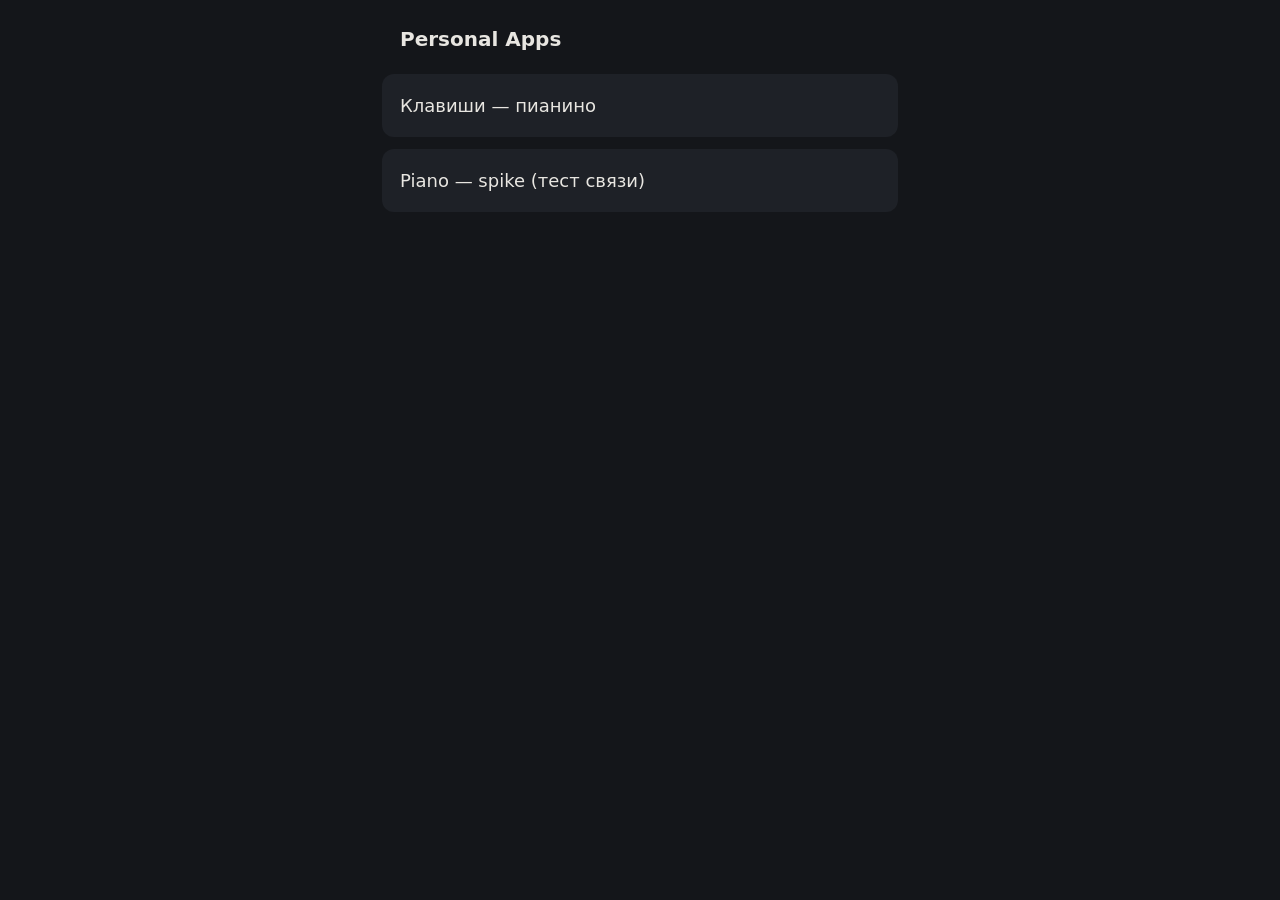
<file: index.html>
<!doctype html>
<html lang="ru"><head><meta charset="utf-8"><meta name="viewport" content="width=device-width, initial-scale=1">
<title>Personal Apps</title>
<style>body{margin:0;background:#14161a;color:#e8e6e1;font:18px/1.5 system-ui,sans-serif;padding:24px 16px}
a{display:block;max-width:480px;margin:0 auto 12px;padding:18px;border-radius:12px;background:#1e2127;color:#e8e6e1;text-decoration:none}
h1{max-width:480px;margin:0 auto 20px;font-size:20px}</style></head>
<body><h1>Personal Apps</h1>
<a href="piano/">Клавиши — пианино</a>
<a href="piano/spike/">Piano — spike (тест связи)</a>
</body></html>
</file>
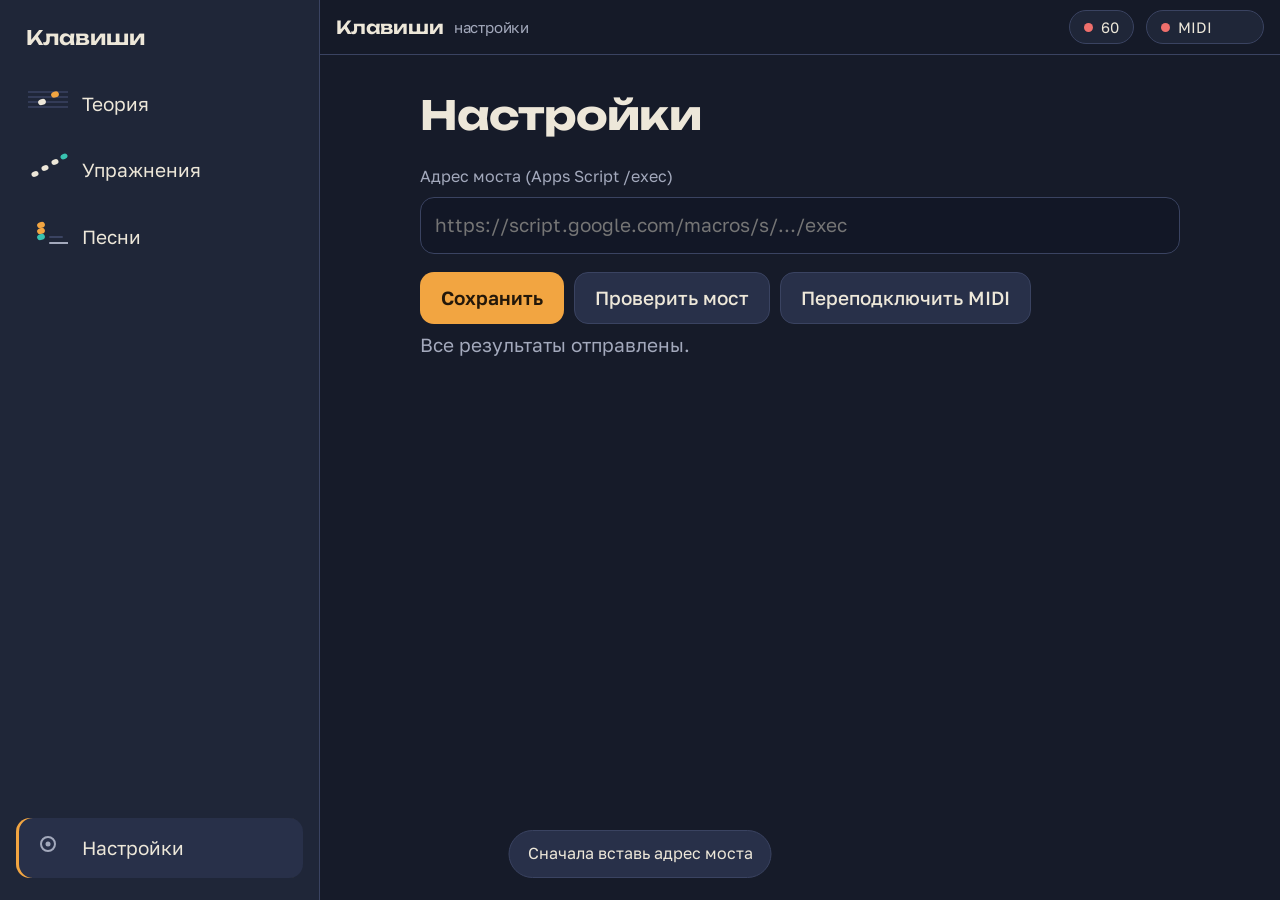
<file: piano/index.html>
<!doctype html>
<html lang="ru">
<head>
<meta charset="utf-8">
<meta name="viewport" content="width=device-width, initial-scale=1">
<meta name="theme-color" content="#161b29">
<link rel="manifest" href="manifest.webmanifest">
<link rel="icon" href="icons/icon-192.png">
<link rel="apple-touch-icon" href="icons/icon-192.png">
<title>Клавиши</title>
<link rel="preconnect" href="https://fonts.googleapis.com">
<link rel="preconnect" href="https://fonts.gstatic.com" crossorigin>
<link href="https://fonts.googleapis.com/css2?family=Golos+Text:wght@400;500;600&family=Unbounded:wght@500;600;700&display=swap" rel="stylesheet">
<link rel="stylesheet" href="css/app.css?v=14">
</head>
<body>
<header class="topbar">
  <button class="menu-btn" id="menuBtn" aria-label="Меню">
    <svg viewBox="0 0 26 18" fill="none" stroke="#ede7d9" stroke-width="1.6" stroke-linecap="round"><path d="M1 2h24M1 9h24M1 16h24"/><circle cx="8" cy="9" r="2.6" fill="#f2a541" stroke="none"/></svg>
  </button>
  <div class="brand">Клавиши <small id="crumb"></small></div>
  <button class="pill" id="metroPill" aria-label="Метроном"><span class="dot"></span><span id="metroLabel">60</span></button>
  <button class="pill" id="midiPill" aria-label="MIDI"><span class="dot"></span><span id="midiLabel">MIDI</span><span class="last-note" id="lastNote"></span></button>
</header>

<div class="scrim" id="scrim"></div>
<nav class="drawer" id="drawer" aria-label="Разделы">
  <h2>Клавиши</h2>
  <a class="nav-link" href="#/theory" data-nav="theory"><span data-art="nav-theory"></span>Теория</a>
  <a class="nav-link" href="#/exercises" data-nav="exercises"><span data-art="nav-exercises"></span>Упражнения</a>
  <a class="nav-link" href="#/songs" data-nav="songs"><span data-art="nav-songs"></span>Песни</a>
  <div class="spacer"></div>
  <a class="nav-link" href="#/settings" data-nav="settings"><span data-art="nav-settings"></span>Настройки</a>
</nav>

<div class="metro-pop" id="metroPop" role="dialog" aria-label="Метроном">
  <div class="bpm"><span id="bpmVal">60</span> <span style="font-size:18px;color:var(--muted)">BPM</span></div>
  <input type="range" id="bpmRange" min="30" max="200" value="60" aria-label="Темп">
  <div class="beats" id="beatDots"></div>
  <div class="row center">
    <button class="btn" id="bpmMinus">−5</button>
    <button class="btn primary" id="metroToggle">Старт</button>
    <button class="btn" id="bpmPlus">+5</button>
  </div>
  <div class="row center" style="margin-top:10px">
    <button class="btn quiet" data-beats="3">3/4</button>
    <button class="btn quiet" data-beats="4">4/4</button>
  </div>
</div>

<main id="main"></main>
<div class="toast" id="toast"></div>

<script src="vendor/vexflow-4.2.2-bravura.js"></script>
<script src="vendor/tonejs-midi-2.0.28.js"></script>
<script src="js/app.js?v=25"></script>
</body>
</html>
</file>
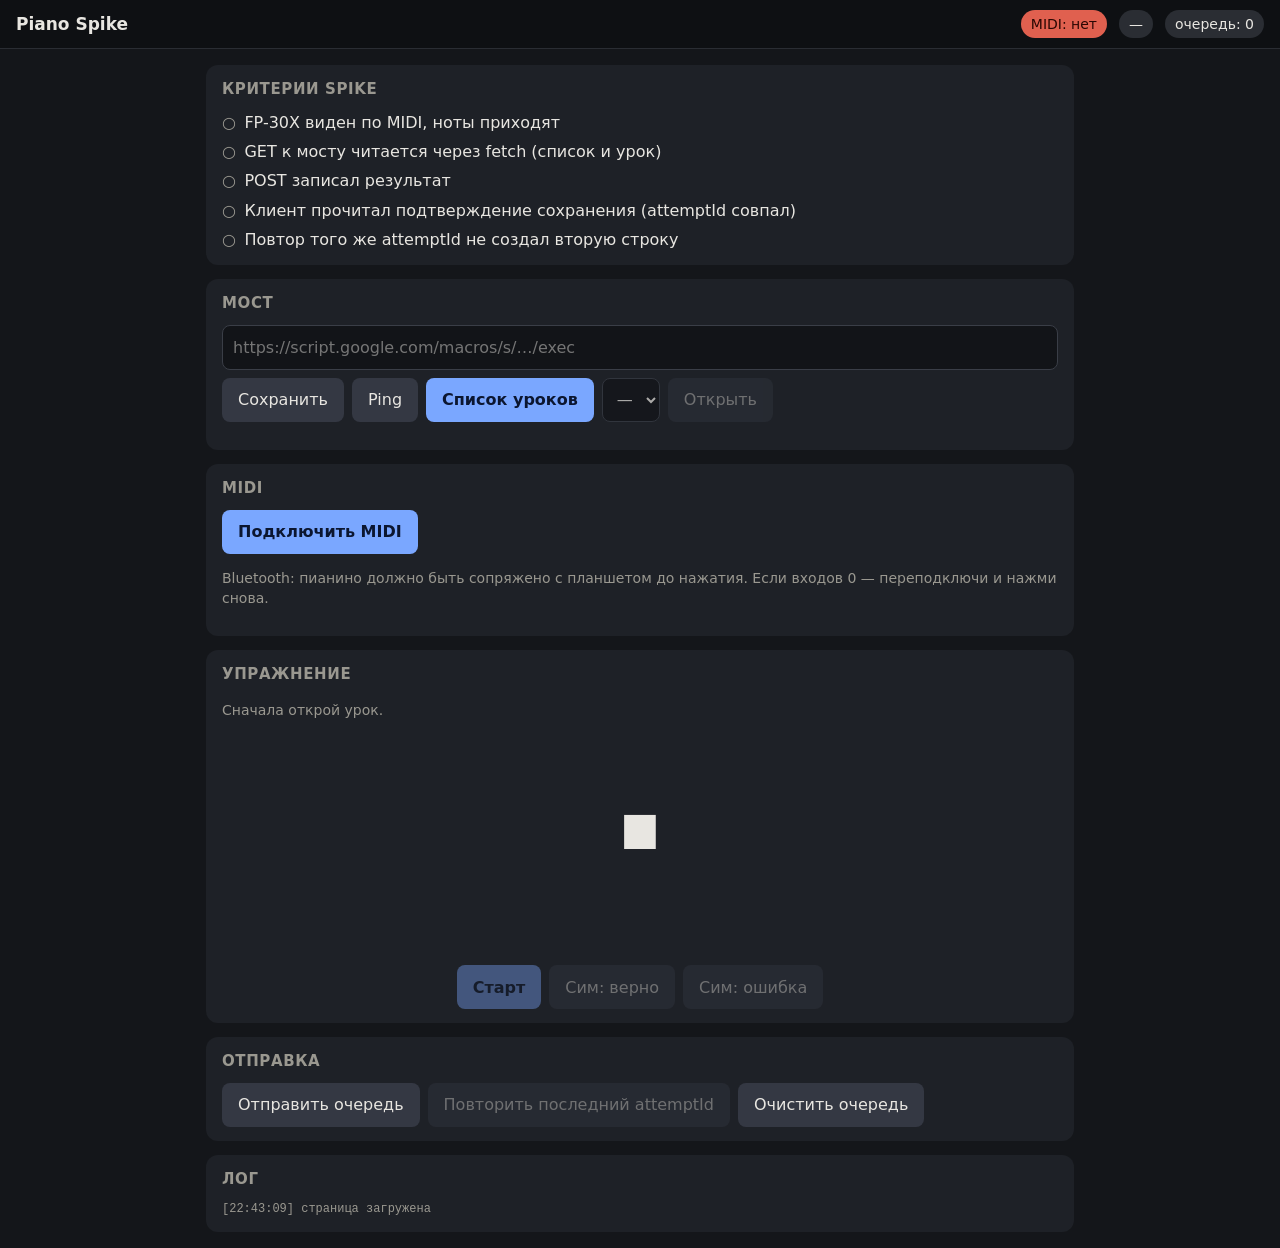
<file: piano/spike/index.html>
<!doctype html>
<html lang="ru">
<head>
<meta charset="utf-8">
<meta name="viewport" content="width=device-width, initial-scale=1">
<title>Piano Spike</title>
<style>
  :root { --bg:#14161a; --card:#1e2127; --fg:#e8e6e1; --muted:#9a9890; --ok:#4fbf7a; --bad:#e0604f; --warn:#e0b04f; --accent:#7aa7ff; }
  * { box-sizing:border-box; }
  body { margin:0; background:var(--bg); color:var(--fg); font:16px/1.45 system-ui, sans-serif; }
  header { position:sticky; top:0; z-index:2; display:flex; gap:12px; align-items:center; padding:10px 16px; background:#0e1013; border-bottom:1px solid #2a2d33; }
  header h1 { font-size:17px; margin:0; flex:1; }
  .pill { padding:4px 10px; border-radius:99px; font-size:14px; background:#2a2d33; white-space:nowrap; }
  .pill.ok { background:var(--ok); color:#06210f; } .pill.bad { background:var(--bad); color:#2a0703; }
  main { max-width:900px; margin:0 auto; padding:16px; display:grid; gap:14px; }
  section { background:var(--card); border-radius:12px; padding:14px 16px; }
  h2 { font-size:15px; margin:0 0 10px; color:var(--muted); font-weight:600; text-transform:uppercase; letter-spacing:.04em; }
  button { font:inherit; padding:10px 16px; border-radius:8px; border:0; background:#343843; color:var(--fg); cursor:pointer; min-height:44px; }
  button.primary { background:var(--accent); color:#0b1630; font-weight:600; }
  button:disabled { opacity:.4; }
  input { font:inherit; width:100%; padding:10px; border-radius:8px; border:1px solid #3a3e47; background:#121418; color:var(--fg); }
  .row { display:flex; gap:8px; flex-wrap:wrap; align-items:center; }
  .checks { list-style:none; margin:0; padding:0; display:grid; gap:6px; }
  .checks li::before { content:"○"; display:inline-block; width:1.4em; color:var(--muted); }
  .checks li.ok::before { content:"●"; color:var(--ok); } .checks li.bad::before { content:"●"; color:var(--bad); }
  #target { font-size:min(28vw, 180px); font-weight:700; text-align:center; line-height:1.1; margin:6px 0; min-height:1.1em; }
  #target.hit { color:var(--ok); } #target.miss { color:var(--bad); }
  #feedback { text-align:center; min-height:1.5em; color:var(--muted); font-size:18px; }
  #lastNote { font-variant-numeric:tabular-nums; }
  #log { font:12px/1.4 ui-monospace, monospace; white-space:pre-wrap; max-height:240px; overflow:auto; color:var(--muted); margin:0; }
  .muted { color:var(--muted); font-size:14px; }
  select { font:inherit; padding:10px; border-radius:8px; background:#121418; color:var(--fg); border:1px solid #3a3e47; min-height:44px; }
</style>
</head>
<body>
<header>
  <h1>Piano Spike</h1>
  <span id="midiPill" class="pill bad">MIDI: нет</span>
  <span id="lastNote" class="pill">—</span>
  <span id="queuePill" class="pill">очередь: 0</span>
</header>
<main>
  <section>
    <h2>Критерии spike</h2>
    <ul class="checks">
      <li id="c-midi">FP-30X виден по MIDI, ноты приходят</li>
      <li id="c-get">GET к мосту читается через fetch (список и урок)</li>
      <li id="c-post">POST записал результат</li>
      <li id="c-confirm">Клиент прочитал подтверждение сохранения (attemptId совпал)</li>
      <li id="c-dedup">Повтор того же attemptId не создал вторую строку</li>
    </ul>
  </section>

  <section>
    <h2>Мост</h2>
    <div class="row">
      <input id="bridgeUrl" placeholder="https://script.google.com/macros/s/…/exec" autocomplete="off">
    </div>
    <div class="row" style="margin-top:8px">
      <button id="saveUrl">Сохранить</button>
      <button id="ping">Ping</button>
      <button id="list" class="primary">Список уроков</button>
      <select id="lessonSel" disabled><option>—</option></select>
      <button id="load" disabled>Открыть</button>
    </div>
    <p id="lessonInfo" class="muted"></p>
  </section>

  <section>
    <h2>MIDI</h2>
    <div class="row">
      <button id="midiBtn" class="primary">Подключить MIDI</button>
      <span id="midiInputs" class="muted"></span>
    </div>
    <p class="muted">Bluetooth: пианино должно быть сопряжено с планшетом до нажатия. Если входов 0 — переподключи и нажми снова.</p>
  </section>

  <section>
    <h2>Упражнение</h2>
    <p id="theory" class="muted">Сначала открой урок.</p>
    <div id="target">·</div>
    <div id="feedback"></div>
    <div class="row" style="justify-content:center">
      <button id="start" class="primary" disabled>Старт</button>
      <button id="simOk" disabled title="Без пианино: засчитать верно">Сим: верно</button>
      <button id="simBad" disabled title="Без пианино: засчитать ошибку">Сим: ошибка</button>
    </div>
  </section>

  <section>
    <h2>Отправка</h2>
    <div class="row">
      <button id="flush">Отправить очередь</button>
      <button id="dup" disabled>Повторить последний attemptId</button>
      <button id="clearQ">Очистить очередь</button>
    </div>
  </section>

  <section>
    <h2>Лог</h2>
    <pre id="log"></pre>
  </section>
</main>

<script>
(() => {
  'use strict';
  const $ = id => document.getElementById(id);
  const K = { url: 'pa.piano.bridgeUrl', queue: 'pa.piano.queue', last: 'pa.piano.lastConfirmed' };
  const store = {
    get(k, d) { try { const v = localStorage.getItem(k); return v == null ? d : JSON.parse(v); } catch { return d; } },
    set(k, v) { try { localStorage.setItem(k, JSON.stringify(v)); } catch (e) { log('localStorage недоступен: ' + e.message); } }
  };
  const NAMES = ['C','C#','D','D#','E','F','F#','G','G#','A','A#','B'];
  const noteName = n => NAMES[n % 12] + (Math.floor(n / 12) - 1);

  function log(msg) {
    const t = new Date().toLocaleTimeString('ru-RU');
    $('log').textContent = `[${t}] ${msg}\n` + $('log').textContent;
  }
  function check(id, ok) { $(id).className = ok ? 'ok' : 'bad'; }
  const url = () => store.get(K.url, '');

  // ---------- Bridge ----------
  $('bridgeUrl').value = url();
  $('saveUrl').onclick = () => {
    const v = $('bridgeUrl').value.trim();
    if (!/^https:\/\/script\.google\.com\/macros\/s\/[\w-]+\/exec$/.test(v)) { log('URL не похож на /exec Apps Script'); return; }
    store.set(K.url, v); log('URL сохранён');
  };

  async function get(params) {
    if (!url()) throw new Error('нет URL моста');
    const res = await fetch(url() + '?' + new URLSearchParams(params), { method: 'GET', redirect: 'follow' });
    const text = await res.text();
    let data; try { data = JSON.parse(text); } catch { throw new Error(`HTTP ${res.status}, не JSON: ${text.slice(0, 120)}`); }
    if (!data.ok) throw new Error(data.error || 'ok=false');
    return data;
  }

  $('ping').onclick = async () => {
    try { const d = await get({ action: 'ping' }); log('ping ok ' + d.ts); }
    catch (e) { log('ping FAIL: ' + e.message); check('c-get', false); }
  };

  $('list').onclick = async () => {
    try {
      const d = await get({ action: 'list' });
      const sel = $('lessonSel');
      sel.innerHTML = '';
      d.lessons.forEach(l => { const o = document.createElement('option'); o.value = l.id; o.textContent = `${l.id} — ${l.title}`; sel.appendChild(o); });
      sel.disabled = $('load').disabled = !d.lessons.length;
      (d.errors || []).forEach(er => log(`урок ${er.file} не читается: ${er.error}`));
      log(`список: ${d.lessons.length} урок(ов)`);
    } catch (e) { log('list FAIL: ' + e.message); check('c-get', false); }
  };

  let lesson = null, block = null;
  $('load').onclick = async () => {
    try {
      const d = await get({ action: 'lesson', id: $('lessonSel').value });
      lesson = d.lesson;
      block = (lesson.blocks || []).find(b => b.type === 'note-reading');
      const th = (lesson.blocks || []).find(b => b.type === 'theory');
      if (!block || !Array.isArray(block.pitches) || !block.pitches.length) throw new Error('в уроке нет note-reading с pitches');
      $('lessonInfo').textContent = `${lesson.title} · ${lesson.goal || ''}`;
      $('theory').textContent = th ? th.text : '';
      $('start').disabled = false;
      check('c-get', true);
      log(`урок ${lesson.id} загружен, блок ${block.id}: ${block.pitches.join(' ')}`);
    } catch (e) { log('lesson FAIL: ' + e.message); check('c-get', false); }
  };

  // ---------- MIDI ----------
  let midiNotes = 0;
  function updateInputs(access) {
    const names = [...access.inputs.values()].filter(i => i.state === 'connected').map(i => i.name);
    $('midiInputs').textContent = names.length ? 'входы: ' + names.join(', ') : 'входов 0';
    $('midiPill').textContent = names.length ? 'MIDI: ' + names[0] : 'MIDI: нет';
    $('midiPill').className = 'pill ' + (names.length ? 'ok' : 'bad');
    for (const inp of access.inputs.values()) inp.onmidimessage = onMidi;
  }
  $('midiBtn').onclick = async () => {
    if (!navigator.requestMIDIAccess) { log('Web MIDI не поддерживается этим браузером'); check('c-midi', false); return; }
    try {
      const access = await navigator.requestMIDIAccess({ sysex: false });
      updateInputs(access);
      access.onstatechange = e => { log(`MIDI ${e.port.type} ${e.port.name}: ${e.port.state}`); updateInputs(access); };
      log('MIDI доступ получен');
    } catch (e) { log(`MIDI FAIL: ${e.name} ${e.message}`); check('c-midi', false); }
  };
  function onMidi(ev) {
    const [st, n, vel] = ev.data;
    if ((st & 0xF0) !== 0x90 || vel === 0) return; // only note-on
    const name = noteName(n);
    $('lastNote').textContent = name;
    if (++midiNotes === 1) { check('c-midi', true); log('первая нота по MIDI: ' + name); }
    answer(name, 'midi');
  }

  // ---------- Exercise ----------
  let run = null;
  function nextRound() {
    const p = block.pitches;
    let t; do { t = p[Math.floor(Math.random() * p.length)]; } while (p.length > 1 && run && t === run.target);
    run.target = t; run.shownAt = performance.now(); run.locked = false;
    $('target').textContent = t; $('target').className = '';
    $('feedback').textContent = `раунд ${run.i + 1} из ${run.rounds}`;
  }
  $('start').onclick = () => {
    run = { i: 0, rounds: block.rounds || 8, correct: 0, times: [], simulated: false, target: null };
    $('simOk').disabled = $('simBad').disabled = false;
    nextRound();
  };
  $('simOk').onclick = () => run && answer(run.target, 'sim');
  $('simBad').onclick = () => run && answer('X0', 'sim');

  function answer(name, src) {
    if (!run || run.locked || !run.target) return;
    run.locked = true;
    if (src === 'sim') run.simulated = true;
    const ok = name === run.target;
    run.times.push(performance.now() - run.shownAt);
    if (ok) run.correct++;
    $('target').className = ok ? 'hit' : 'miss';
    $('feedback').textContent = ok ? 'верно' : `это ${name}, нужно ${run.target}`;
    setTimeout(() => { if (++run.i < run.rounds) nextRound(); else finish(); }, ok ? 350 : 900);
  }

  function uuid() {
    if (crypto.randomUUID) return crypto.randomUUID();
    return ([1e7]+-1e3+-4e3+-8e3+-1e11).replace(/[018]/g, c => (c ^ crypto.getRandomValues(new Uint8Array(1))[0] & 15 >> c / 4).toString(16));
  }

  function finish() {
    const accuracy = run.correct / run.rounds;
    const result = {
      attemptId: uuid(),
      lessonId: lesson.id,
      blockId: block.id,
      accuracy: Math.round(accuracy * 1000) / 1000,
      avgResponseMs: Math.round(run.times.reduce((a, b) => a + b, 0) / run.times.length),
      status: accuracy >= (block.minAccuracy ?? 0.8) ? 'passed' : 'needs-practice',
      checkedBy: run.simulated ? 'self' : 'midi',
      finishedAt: new Date().toISOString(),
      client: navigator.userAgent.slice(0, 100)
    };
    $('target').textContent = `${run.correct}/${run.rounds}`; $('target').className = '';
    $('feedback').textContent = `${result.status} · ${result.avgResponseMs} мс в среднем`;
    $('simOk').disabled = $('simBad').disabled = true;
    run = null;
    enqueue(result);
  }

  // ---------- Queue ----------
  const queue = () => store.get(K.queue, []);
  function setQueue(q) { store.set(K.queue, q); $('queuePill').textContent = 'очередь: ' + q.length; }
  function enqueue(r) {
    const q = queue();
    if (!q.some(x => x.attemptId === r.attemptId)) q.push(r);
    setQueue(q); log(`результат ${r.attemptId.slice(0, 8)} в очереди`);
    flush();
  }

  async function post(r) {
    const res = await fetch(url(), {
      method: 'POST',
      headers: { 'Content-Type': 'text/plain;charset=utf-8' }, // no CORS preflight
      body: JSON.stringify(r),
      redirect: 'follow'
    });
    const text = await res.text();
    let d; try { d = JSON.parse(text); } catch { throw new Error(`HTTP ${res.status}, не JSON: ${text.slice(0, 120)}`); }
    return d;
  }

  let flushing = false;
  async function flush() {
    if (flushing || !url()) return;
    flushing = true;
    try {
      for (const r of queue()) {
        try {
          const d = await post(r);
          if (d.ok && d.saved && d.attemptId === r.attemptId) {
            setQueue(queue().filter(x => x.attemptId !== r.attemptId));
            store.set(K.last, r);
            $('dup').disabled = false;
            check('c-post', true); check('c-confirm', true);
            log(`сохранено ${r.attemptId.slice(0, 8)}${d.duplicate ? ' (дубль, строка не добавлена)' : ''}`);
          } else {
            log(`не подтверждено ${r.attemptId.slice(0, 8)}: ${d.error || JSON.stringify(d)}`);
            check('c-confirm', false);
            break;
          }
        } catch (e) { log(`POST FAIL (останется в очереди): ${e.message}`); check('c-post', false); break; }
      }
    } finally { flushing = false; }
  }
  $('flush').onclick = flush;
  $('clearQ').onclick = () => { setQueue([]); log('очередь очищена'); };
  $('dup').onclick = async () => {
    const r = store.get(K.last, null);
    if (!r) return;
    try {
      const d = await post(r);
      const ok = d.ok && d.attemptId === r.attemptId && d.duplicate === true;
      check('c-dedup', ok);
      log(ok ? 'дубль распознан, вторая строка не создана' : 'дубль НЕ распознан: ' + JSON.stringify(d));
    } catch (e) { log('dup FAIL: ' + e.message); }
  };
  if (store.get(K.last, null)) $('dup').disabled = false;

  window.addEventListener('online', flush);
  setInterval(flush, 30000);
  setQueue(queue());
  if (queue().length) flush();
  log('страница загружена' + (window.isSecureContext ? '' : ' — НЕ secure context, MIDI не заработает'));
})();
</script>
</body>
</html>
</file>
<file: piano/css/app.css>
:root {
  --night: #161b29;
  --surface: #1f2638;
  --surface-2: #283049;
  --line: #3a4361;
  --paper: #ede7d9;
  --muted: #a3a9bc;
  --left: #39c2b0;
  --right: #f2a541;
  --wrong: #ef6f6c;
  --ok: #7bd389;
  --display: "Unbounded", system-ui, sans-serif;
  --body: "Golos Text", system-ui, sans-serif;
  --r-lg: 22px;
  --r-md: 14px;
  --r-sm: 9px;
  color-scheme: dark;
}
* { box-sizing: border-box; }
html, body { margin: 0; }
body {
  background: var(--night);
  color: var(--paper);
  font: 400 19px/1.6 var(--body);
  -webkit-font-smoothing: antialiased;
}
button, input, select { font: inherit; color: inherit; }
a { color: var(--right); }
:focus-visible { outline: 3px solid var(--right); outline-offset: 2px; }
@media (prefers-reduced-motion: reduce) { * { transition: none !important; animation: none !important; } }

/* ---------- top bar ---------- */
.topbar {
  position: sticky; top: 0; z-index: 30;
  display: flex; align-items: center; gap: 12px;
  padding: 10px 16px;
  background: rgba(22, 27, 41, .92);
  backdrop-filter: blur(10px);
  border-bottom: 1px solid var(--line);
}
.menu-btn {
  width: 46px; height: 46px; border-radius: var(--r-sm);
  border: 0; background: transparent; cursor: pointer;
  display: grid; place-items: center;
}
.menu-btn svg { width: 26px; }
.brand { font: 600 18px/1 var(--display); letter-spacing: -.01em; flex: 1; display: flex; align-items: center; gap: 10px; }
.brand small { font: 400 15px/1 var(--body); color: var(--muted); }
.pill {
  display: inline-flex; align-items: center; gap: 8px;
  padding: 7px 14px; border-radius: 99px;
  background: var(--surface); border: 1px solid var(--line);
  font-size: 15px; line-height: 1.2; white-space: nowrap; cursor: pointer;
}
.pill .dot { width: 9px; height: 9px; border-radius: 50%; background: var(--wrong); }
.pill.live .dot { background: var(--ok); }
.pill.beat .dot { background: var(--right); }
.last-note { font-variant-numeric: tabular-nums; min-width: 3.2ch; text-align: center; }

/* ---------- drawer ---------- */
.scrim { position: fixed; inset: 0; background: rgba(8, 10, 18, .55); z-index: 40; opacity: 0; pointer-events: none; transition: opacity .2s; }
.drawer {
  position: fixed; z-index: 50; top: 0; bottom: 0; left: 0; width: min(320px, 86vw);
  background: var(--surface); border-right: 1px solid var(--line);
  transform: translateX(-100%); transition: transform .25s ease;
  padding: 22px 16px; display: flex; flex-direction: column; gap: 6px;
}
body.drawer-open .drawer { transform: none; }
body.drawer-open .scrim { opacity: 1; pointer-events: auto; }
.drawer h2 { font: 600 20px/1.2 var(--display); margin: 4px 10px 18px; }
.nav-link {
  display: flex; align-items: center; gap: 14px;
  padding: 12px 12px; border-radius: var(--r-md);
  color: var(--paper); text-decoration: none; font-size: 19px;
}
.nav-link svg { width: 40px; height: 28px; flex: none; }
.nav-link:hover { background: var(--surface-2); }
.nav-link[aria-current="page"] { background: var(--surface-2); box-shadow: inset 3px 0 0 var(--right); }
.drawer .spacer { flex: 1; }

@media (min-width: 1180px) {
  .drawer { transform: none; }
  .scrim, .menu-btn { display: none; }
  main, .topbar { margin-left: 320px; }
}

/* ---------- page ---------- */
main { padding: 28px 18px 120px; }
.page { max-width: 760px; margin: 0 auto; }
.hero { display: grid; grid-template-columns: 1fr auto; gap: 18px; align-items: end; margin: 6px 0 30px; }
.hero h1 { font: 700 clamp(30px, 5vw, 44px)/1.08 var(--display); letter-spacing: -.02em; margin: 0 0 10px; }
.hero p { margin: 0; color: var(--muted); max-width: 46ch; }
.hero .art { width: clamp(130px, 22vw, 200px); }
h2.section { font: 600 22px/1.25 var(--display); margin: 34px 0 14px; }

/* lesson list */
.continue {
  display: grid; grid-template-columns: 1fr auto; gap: 16px; align-items: center;
  padding: 22px 22px; border-radius: var(--r-lg);
  background: linear-gradient(135deg, #2b3550, #222a40);
  border: 1px solid var(--line); text-decoration: none; color: var(--paper);
}
.continue .label { color: var(--muted); font-size: 16px; }
.continue .title { font: 600 23px/1.25 var(--display); margin: 4px 0 2px; }
.continue .motif { width: 150px; }
.lesson-list { list-style: none; padding: 0; margin: 0; display: grid; gap: 10px; }
.lesson-row {
  display: grid; grid-template-columns: 96px 1fr auto; gap: 16px; align-items: center;
  padding: 12px 16px 12px 12px; border-radius: var(--r-md);
  background: var(--surface); text-decoration: none; color: var(--paper);
  border: 1px solid transparent;
}
.lesson-row:hover { border-color: var(--line); }
.lesson-row .motif { width: 96px; }
.lesson-row .t { font-weight: 600; line-height: 1.3; }
.lesson-row .g { color: var(--muted); font-size: 16px; line-height: 1.4; }
.state { font-size: 14px; padding: 4px 10px; border-radius: 99px; border: 1px solid var(--line); color: var(--muted); white-space: nowrap; }
.state.done { color: var(--ok); border-color: rgba(123, 211, 137, .4); }
.state.going { color: var(--right); border-color: rgba(242, 165, 65, .45); }
.note-bad { color: var(--wrong); font-size: 16px; }

/* lesson page */
.lesson-head { margin: 4px 0 26px; }
.lesson-head a.back { color: var(--muted); text-decoration: none; font-size: 16px; }
.lesson-head h1 { font: 700 clamp(28px, 4.6vw, 40px)/1.12 var(--display); letter-spacing: -.02em; margin: 10px 0 10px; }
.lesson-head .goal { color: var(--muted); margin: 0; max-width: 60ch; }
.block { margin: 0 0 26px; }
.block > h3 { font: 600 19px/1.3 var(--display); margin: 0 0 10px; }
.theory p { margin: 0 0 14px; max-width: 64ch; }
.theory ul { margin: 0 0 14px; padding-left: 1.2em; max-width: 62ch; }
.theory li { margin: 4px 0; }
.theory li::marker { color: var(--right); }
.figure { background: var(--surface); border-radius: var(--r-lg); padding: 14px 14px 10px; }
.figure .caption { color: var(--muted); font-size: 16px; margin: 6px 6px 2px; }
.staff-host svg { display: block; width: 100%; height: auto; }
.kb svg { display: block; width: 100%; height: auto; }

/* exercise stage */
.stage {
  background: var(--surface); border-radius: var(--r-lg); padding: 18px;
  border: 1px solid var(--line);
}
.stage.active { border-color: var(--right); }
.stage .top { display: flex; justify-content: space-between; align-items: baseline; gap: 12px; margin-bottom: 6px; }
.stage .kind { color: var(--muted); font-size: 16px; }
.stage .count { font-variant-numeric: tabular-nums; color: var(--muted); font-size: 16px; }
.big-name { font: 700 clamp(64px, 16vw, 130px)/1 var(--display); text-align: center; margin: 18px 0 10px; letter-spacing: -.03em; }

.big-name.long { font-size: clamp(30px, 6vw, 46px); line-height: 1.15; margin: 14px 0 6px; }
.feedback { min-height: 1.6em; text-align: center; font-size: 19px; color: var(--muted); margin: 6px 0 12px; }
.feedback.ok { color: var(--ok); }
.feedback.bad { color: var(--wrong); }
.row { display: flex; gap: 10px; flex-wrap: wrap; align-items: center; }
.row.center { justify-content: center; }
.btn {
  min-height: 50px; padding: 10px 20px; border-radius: var(--r-md);
  border: 1px solid var(--line); background: var(--surface-2); cursor: pointer; font-weight: 500;
}
.btn.primary { background: var(--right); color: #24180a; border-color: transparent; font-weight: 600; }
.btn.quiet { background: transparent; }
.btn:disabled { opacity: .45; cursor: default; }
.summary { text-align: center; margin: 8px 0 14px; }
.summary .score { font: 700 54px/1 var(--display); }
.summary .state { display: inline-block; margin-top: 10px; }
.practice-text p { margin: 0 0 12px; max-width: 62ch; }
.metro-inline { display: flex; align-items: center; gap: 10px; flex-wrap: wrap; margin: 6px 0 14px; color: var(--muted); }

/* lesson end */
.lesson-end { border-top: 1px solid var(--line); padding-top: 22px; margin-top: 34px; }

/* empty states */
.empty { background: var(--surface); border-radius: var(--r-lg); padding: 24px; color: var(--muted); }
.empty strong { color: var(--paper); display: block; font: 600 20px/1.3 var(--display); margin-bottom: 6px; }

/* settings */
.field { display: grid; gap: 8px; margin: 0 0 18px; }
.field label { color: var(--muted); font-size: 16px; }
.field input { padding: 12px 14px; border-radius: var(--r-md); border: 1px solid var(--line); background: #121726; }

/* metronome popover */
.metro-pop {
  position: fixed; z-index: 35; top: 70px; right: 14px; width: min(320px, 92vw);
  background: var(--surface); border: 1px solid var(--line); border-radius: var(--r-lg);
  padding: 18px; display: none; box-shadow: 0 18px 40px rgba(0, 0, 0, .35);
}
.metro-pop.open { display: block; }
.metro-pop .bpm { font: 700 48px/1 var(--display); text-align: center; margin: 4px 0 12px; font-variant-numeric: tabular-nums; }
.metro-pop input[type=range] { width: 100%; accent-color: var(--right); }
.beats { display: flex; justify-content: center; gap: 10px; margin: 12px 0; }
.beats i { width: 14px; height: 14px; border-radius: 50%; background: var(--line); }
.beats i.on { background: var(--right); }
.beats i.on.first { background: var(--left); }

.toast { position: fixed; left: 50%; bottom: 22px; transform: translateX(-50%); background: var(--surface-2); border: 1px solid var(--line); padding: 10px 18px; border-radius: 99px; font-size: 16px; z-index: 60; display: none; }
.toast.show { display: block; }

@media (max-width: 620px) {
  body { font-size: 17px; }
  .hero { grid-template-columns: 1fr; }
  .hero .art { display: none; }
  .lesson-row { grid-template-columns: 1fr auto; }
  .lesson-row .motif { display: none; }
  .continue { grid-template-columns: 1fr; }
  .continue .motif { display: none; }
}

/* text markup */
.theory .md-h { font: 600 19px/1.3 var(--display); margin: 22px 0 10px; }
.theory ol { margin: 0 0 14px; padding-left: 1.4em; max-width: 62ch; }
.theory ol li::marker { color: var(--right); font-weight: 600; }
.theory strong { color: #fff6e6; font-weight: 600; }
.callout { background: var(--surface); border-left: 3px solid var(--right); border-radius: var(--r-sm); padding: 12px 16px; margin: 0 0 16px; max-width: 64ch; }
.table-wrap { overflow-x: auto; margin: 0 0 16px; }
.theory table { border-collapse: collapse; min-width: min(100%, 420px); font-size: 17px; }
.theory th, .theory td { text-align: left; padding: 9px 14px; border-bottom: 1px solid var(--line); vertical-align: top; }
.theory th { color: var(--muted); font-weight: 500; }
.toggle { background: var(--surface); border-radius: var(--r-md); padding: 4px 16px; margin: 0 0 16px; }
.toggle summary { cursor: pointer; padding: 10px 0; font-weight: 600; }
.toggle[open] summary { margin-bottom: 4px; }
.image-fig { margin: 0; }
.image-fig img { display: block; max-width: 100%; height: auto; margin: 0 auto; border-radius: var(--r-md); background: #fff; }
.image-fig .source { color: var(--muted); font-size: 14px; margin: 2px 6px 4px; }

/* song player */
.page.wide { max-width: 1100px; }
.setup-grid { display: grid; grid-template-columns: repeat(auto-fit, minmax(300px, 1fr)); gap: 18px 28px; margin: 0 0 20px; }
.field-g { display: grid; gap: 8px; align-content: start; }
.lbl { color: var(--muted); font-size: 15px; }
.row .dash { color: var(--muted); }
.chips, .pb-hands { display: flex; gap: 8px; flex-wrap: wrap; }
.chip { display: inline-flex; align-items: center; gap: 8px; min-height: 46px; padding: 8px 16px; border-radius: 99px; border: 1px solid var(--line); background: var(--surface); cursor: pointer; font-weight: 500; transition: background .15s, border-color .15s, color .15s; }
.chip svg { width: 20px; height: 20px; }
.chip.on { background: var(--surface-2); }
.chip.hand-R.on { border-color: var(--right); color: var(--right); }
.chip.hand-L.on { border-color: var(--left); color: var(--left); }
.chip.hand-V.on { border-color: #b9a6f2; color: #b9a6f2; }
.chip.loop.on { border-color: var(--right); color: var(--right); }
.chip.simple.on { border-color: var(--paper); color: var(--paper); }
.seg { display: inline-flex; background: var(--surface); border: 1px solid var(--line); border-radius: var(--r-md); padding: 3px; }
.seg-b { display: inline-flex; align-items: center; gap: 8px; border: 0; background: transparent; padding: 8px 14px; border-radius: 10px; cursor: pointer; min-height: 42px; color: var(--muted); }
.seg-b svg { width: 20px; height: 20px; }
.seg-b.on { background: var(--surface-2); color: var(--paper); box-shadow: inset 0 -2px 0 var(--right); }
.ctl { display: inline-flex; align-items: center; gap: 8px; color: var(--muted); font-size: 16px; margin-left: 8px; }
.ctl input[type=checkbox] { width: 22px; height: 22px; accent-color: var(--right); }
.setup input[type=range] { width: 200px; accent-color: var(--right); }
.tempo-val { font-variant-numeric: tabular-nums; min-width: 3.4ch; color: var(--paper); }
.num { width: 76px; padding: 9px 10px; border-radius: var(--r-sm); border: 1px solid var(--line); background: #121726; }
.btn.big { display: inline-flex; align-items: center; gap: 10px; min-height: 56px; padding: 10px 26px; font-size: 19px; }
.btn.big svg { width: 22px; height: 22px; }
.hint { color: var(--muted); font-size: 15px; margin: 0; max-width: 56ch; line-height: 1.45; }
.setup > .row { gap: 18px; margin-bottom: 18px; }
.roll-wrap { border-radius: var(--r-lg); overflow: hidden; border: 1px solid var(--line); background: #0f1320; }
.roll { display: block; width: 100%; touch-action: none; }
.ibtn { width: 48px; height: 48px; display: inline-grid; place-items: center; border-radius: 12px; border: 0; background: transparent; color: var(--paper); cursor: pointer; }
.ibtn svg { width: 24px; height: 24px; }
.ibtn:hover { background: var(--surface-2); }
.play-bar { display: none; }
.pb-group { display: inline-flex; background: var(--surface); border-radius: 14px; padding: 2px; }
.pb-group .ibtn:nth-child(2) { background: var(--right); color: #24180a; }
.tempo-chip[hidden] { display: none; }
.tempo-chip { display: inline-flex; align-items: center; background: var(--surface); border-radius: 14px; }
.tempo-chip .ibtn { width: 40px; height: 44px; }
.pb-status { color: var(--muted); font-size: 15px; font-variant-numeric: tabular-nums; margin-left: auto; white-space: nowrap; }
.seg.small .seg-b { min-height: 40px; padding: 6px 12px; }

/* fullscreen play mode */
body.playing .topbar, body.playing .drawer, body.playing .scrim, body.playing .setup { display: none; }
body.playing main { margin-left: 0; padding: 0; }
body.playing .page.wide { max-width: none; }
body.playing .play-bar { display: flex; align-items: center; gap: 10px; flex-wrap: wrap; position: fixed; z-index: 40; top: 0; left: 0; right: 0; padding: 8px 12px; background: rgba(22, 27, 41, .96); border-bottom: 1px solid var(--line); }
body.playing .roll-wrap { position: fixed; z-index: 39; left: 0; right: 0; bottom: 0; border-radius: 0; border: 0; }

.strip { background: #121726; border: 1px solid var(--line); border-radius: var(--r-lg); margin: 0 0 10px; min-height: 210px; overflow: hidden; }
.strip svg { display: block; }
.strip[hidden], .strip > [hidden] { display: none; }
body.playing .strip { position: fixed; z-index: 39; left: 0; right: 0; margin: 0; border-radius: 0; border-width: 0 0 1px; }

.strip.score { overflow-x: auto; overflow-y: hidden; min-height: 0; padding: 6px 0; scrollbar-width: none; }
.strip.score::-webkit-scrollbar { display: none; }
.strip.score .score-inner { width: max-content; }
.strip.score svg { display: block; }

/* exercises */
.chip-tag { display: inline-block; margin-top: 8px; padding: 4px 12px; border-radius: 99px; border: 1px solid var(--line); color: var(--muted); font-size: 14px; }
.focus-list .lesson-row { border-color: var(--right); }
.practice .tempo-row { display: flex; align-items: center; gap: 12px; flex-wrap: wrap; margin: 6px 0 4px; }
.practice .tempo-mid { display: flex; align-items: baseline; gap: 6px; min-width: 88px; justify-content: center; }
.practice .bpm-big { font: 700 40px/1 var(--display); color: var(--paper); }
.ladder { display: flex; flex-wrap: wrap; gap: 6px; margin: 8px 0 14px; }
.ladder .rung { padding: 4px 10px; border-radius: 8px; border: 1px solid var(--line); color: var(--muted); font-size: 14px; }
.ladder .rung.clean { border-color: var(--ok); color: var(--ok); }
.ladder .rung.cur { background: var(--surface-2); color: var(--paper); box-shadow: inset 0 -2px 0 var(--right); }
.ex-player { margin: 10px 0 14px; }
.ex-player .setup .setup-grid { margin-top: 0; }
.practice .rate { margin-top: 10px; }

/* songs by chords */
.chart-edit { display: flex; flex-direction: column; gap: 12px; }
.text-in { font: inherit; font-size: 17px; padding: 12px 14px; border-radius: var(--r-md); border: 1px solid var(--line); background: var(--surface); color: var(--paper); }
.sheet-in { font: 15px/1.5 ui-monospace, Menlo, monospace; min-height: 46vh; padding: 14px; border-radius: var(--r-md); border: 1px solid var(--line); background: var(--surface); color: var(--paper); resize: vertical; }
.ch-panel { position: sticky; top: 0; z-index: 20; background: var(--night); padding: 10px 0 8px; border-bottom: 1px solid var(--line); display: flex; flex-direction: column; gap: 8px; }
.ch-top { display: flex; align-items: baseline; gap: 14px; flex-wrap: wrap; }
.ch-top .back { font-size: 26px; text-decoration: none; }
.ch-now { font: 700 46px/1 var(--display); color: var(--right); }
.ch-next { font: 600 22px/1 var(--display); color: var(--muted); }
.ch-where { margin-left: auto; color: var(--muted); font-size: 14px; }
.ch-hands { display: flex; gap: 20px; flex-wrap: wrap; font-size: 15px; }
.ch-hands .dot { display: inline-block; width: 11px; height: 11px; border-radius: 3px; margin-right: 6px; }
.ch-hands .dot.l { background: var(--left); } .ch-hands .dot.r { background: var(--right); }
.ch-kb svg { width: 100%; height: auto; max-height: 190px; display: block; }
.ch-fb { min-height: 22px; text-align: left; margin: 0; }
.ch-ctl { flex-wrap: wrap; gap: 8px; align-items: center; }
.ch-set { margin: 12px 0; }
.ch-set .setup-grid { margin: 10px 0; }
.tr-v { min-width: 3ch; text-align: center; font-size: 18px; }
.ch-sheet-wrap { overflow-x: auto; padding: 8px 0 40vh; }
.ch-sheet { margin: 0; font: 16px/1.5 ui-monospace, Menlo, monospace; color: var(--paper); white-space: pre; }
.ch-sheet .ln.chords { color: var(--right); font-weight: 700; }
.ch-sheet .ln.label, .ch-sheet .lbl { color: var(--muted); font-weight: 600; }
.ch-sheet .sc { font: inherit; color: inherit; background: none; border: 0; padding: 0 1px; border-radius: 4px; cursor: pointer; }
.ch-sheet .sc.cur { background: var(--right); color: #24180a; }

.catalog-tools { margin: 6px 0 18px; flex-wrap: wrap; }
.ch-now { transition: color .15s; } .ch-now.ok { color: var(--ok); }
.ch-strip { display: flex; flex-wrap: wrap; gap: 8px; align-items: center; margin: 12px 0 4px; }
.ch-strip .lbl { color: var(--muted); font-size: 14px; margin-right: 4px; }
.ch-chip { min-height: 40px; padding: 6px 14px; font-family: var(--display); font-weight: 600; }
.ch-chip.on { border-color: var(--right); color: var(--right); }
.chip.quiet { min-height: 40px; padding: 6px 12px; color: var(--muted); }
.songs-head { flex-wrap: wrap; gap: 12px; align-items: center; margin: 4px 0 16px; }
.search-in { flex: 1; min-width: 200px; padding: 10px 14px; font-size: 16px; }

/* chord page v2: name + chords ahead, one keyboard for now + next, compact controls */
.ch-now { color: #9b7bf5; }
.ch-next { display: inline-flex; align-items: baseline; gap: 8px; flex-wrap: wrap; font: 600 22px/1 var(--display); color: var(--paper); }
.ch-next .lbl { font: 500 16px/1 var(--body); color: var(--muted); }
.ch-next b { font-weight: 600; } .ch-next b.n1 { color: #f2a541; } .ch-next i { font-style: normal; color: var(--muted); font-size: 16px; }
.ch-legend { display: flex; gap: 22px; flex-wrap: wrap; font-size: 13px; color: var(--muted); }
.ch-legend[hidden] { display: none; }
.ch-legend .sw { display: inline-block; width: 11px; height: 11px; border-radius: 3px; margin: 0 4px 0 8px; vertical-align: -1px; }
.ch-fb:empty { display: none; }
.ch-ctl .btn.small { min-height: 36px; padding: 4px 14px; font-size: 15px; }
.ch-ctl { gap: 6px; }

/* study mode */
.mode-sw { margin-left: auto; } .ch-top .mode-sw + * { margin-left: 0; }
.st-title { font: 600 20px/1.2 var(--display); color: var(--paper); }
.st-tabs { margin: 10px 0 4px; }
.st-count { color: var(--muted); font-size: 15px; }
.st-chips { display: flex; flex-wrap: wrap; gap: 8px; margin: 14px 0 6px; }
.ch-chip.done { border-color: var(--ok); }
.ch-chip .tick { color: var(--ok); margin-left: 6px; font-size: 14px; }
.st-vars { margin-top: 10px; }
.in-song { color: #f2a541; font-size: 22px; line-height: 0; margin-left: 6px; }
.pair-list { margin-top: 14px; }
.pair-list .lesson-row { width: 100%; text-align: left; font: inherit; color: inherit; cursor: pointer; grid-template-columns: 1fr auto auto; }
.pair-list .lesson-row.on { border-color: #9b7bf5; }
.pair-name { font-family: var(--display); } .pair-name i { color: var(--muted); font-style: normal; }
.state.lvl-hard { color: #ef6f6c; border-color: #ef6f6c; } .state.lvl-mid { color: #f2a541; border-color: #f2a541; } .state.lvl-easy { color: var(--muted); }
.state.done { color: var(--ok); border-color: var(--ok); }
.study-page .ch-panel { position: static; border-bottom: 0; }
</file>
